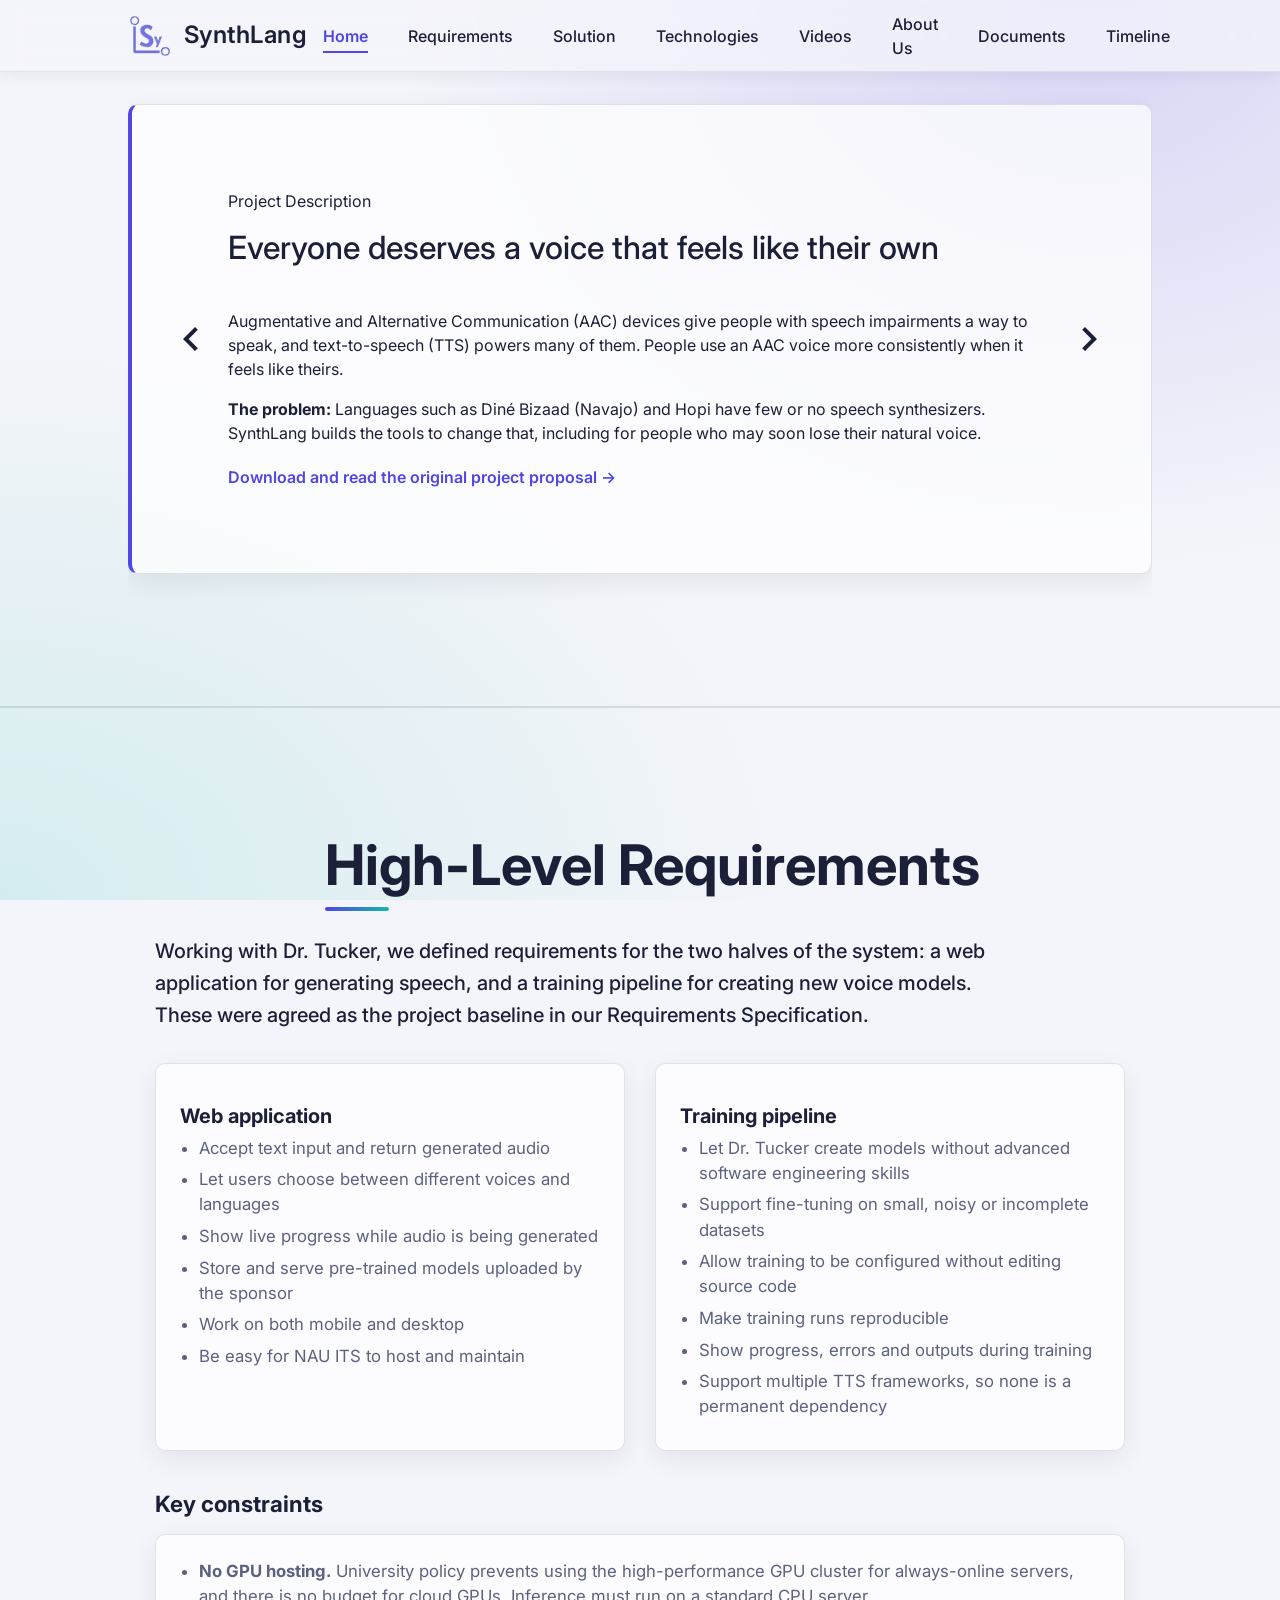
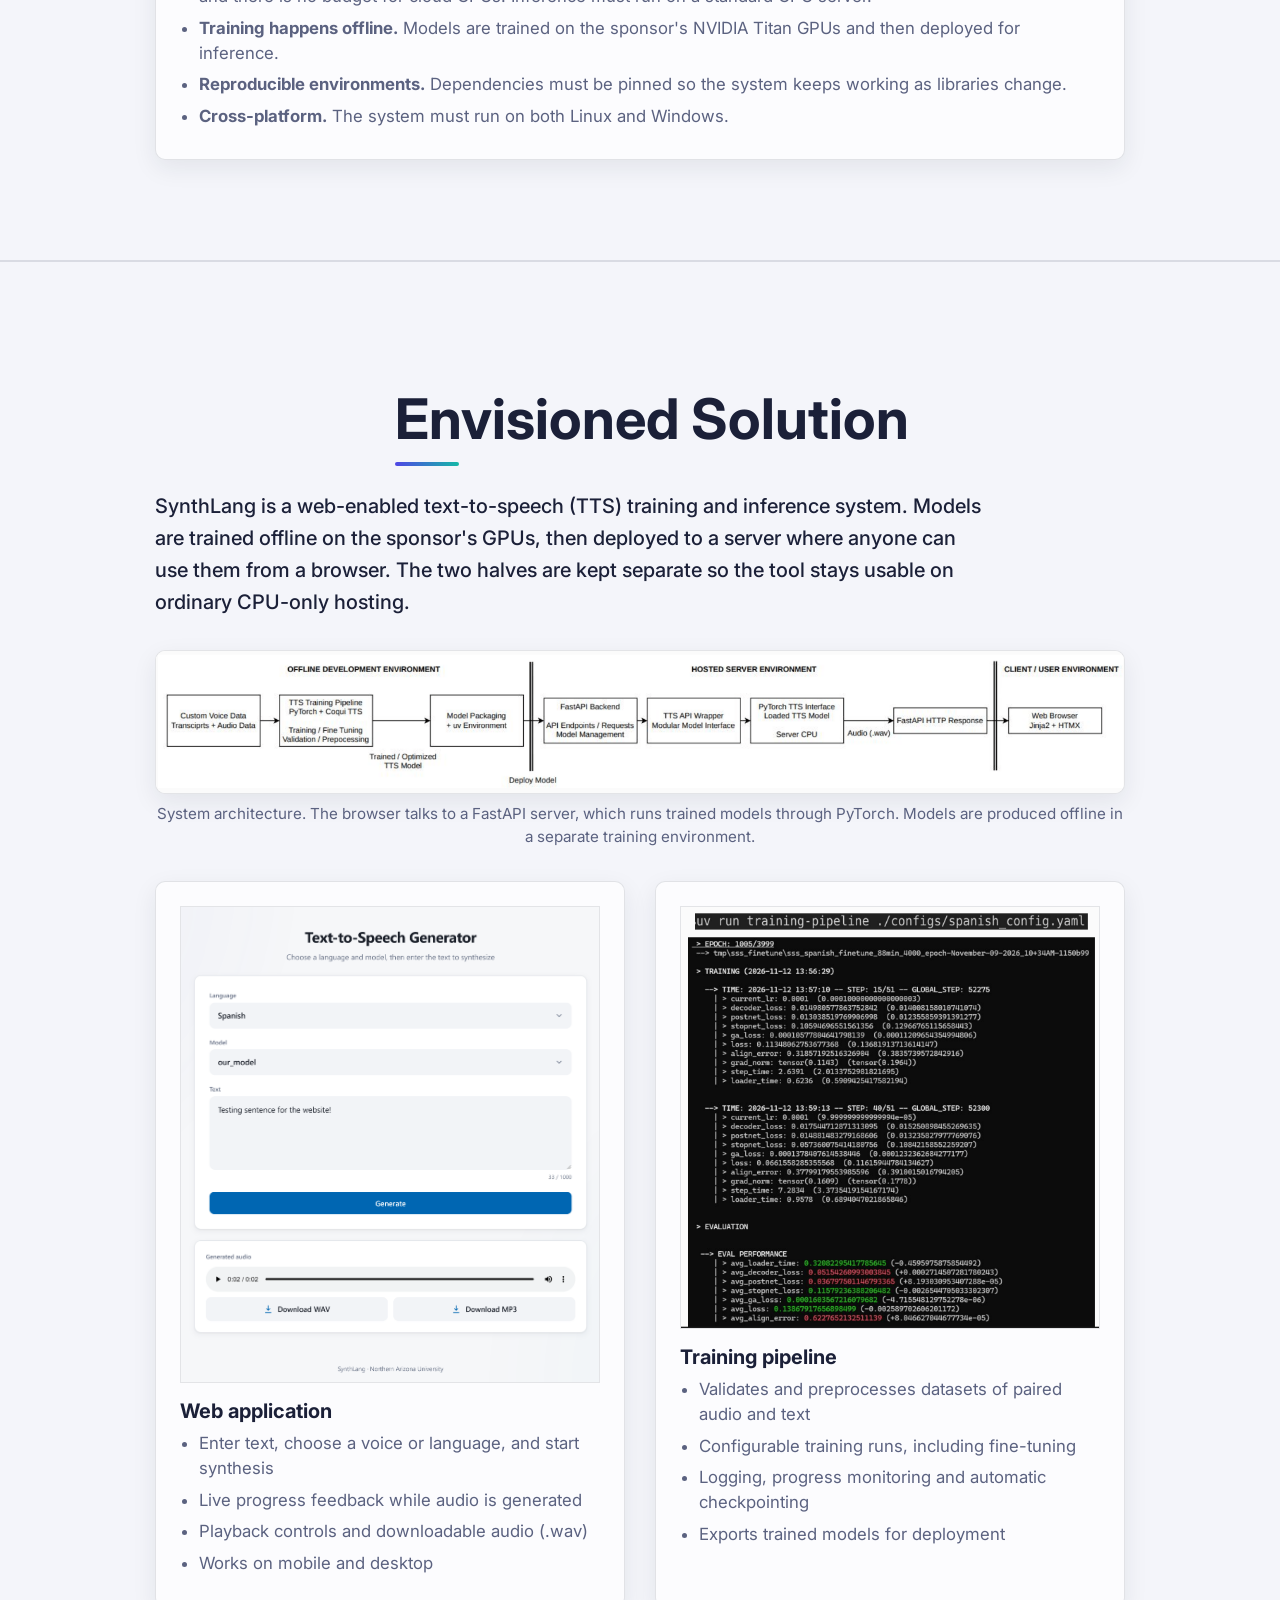
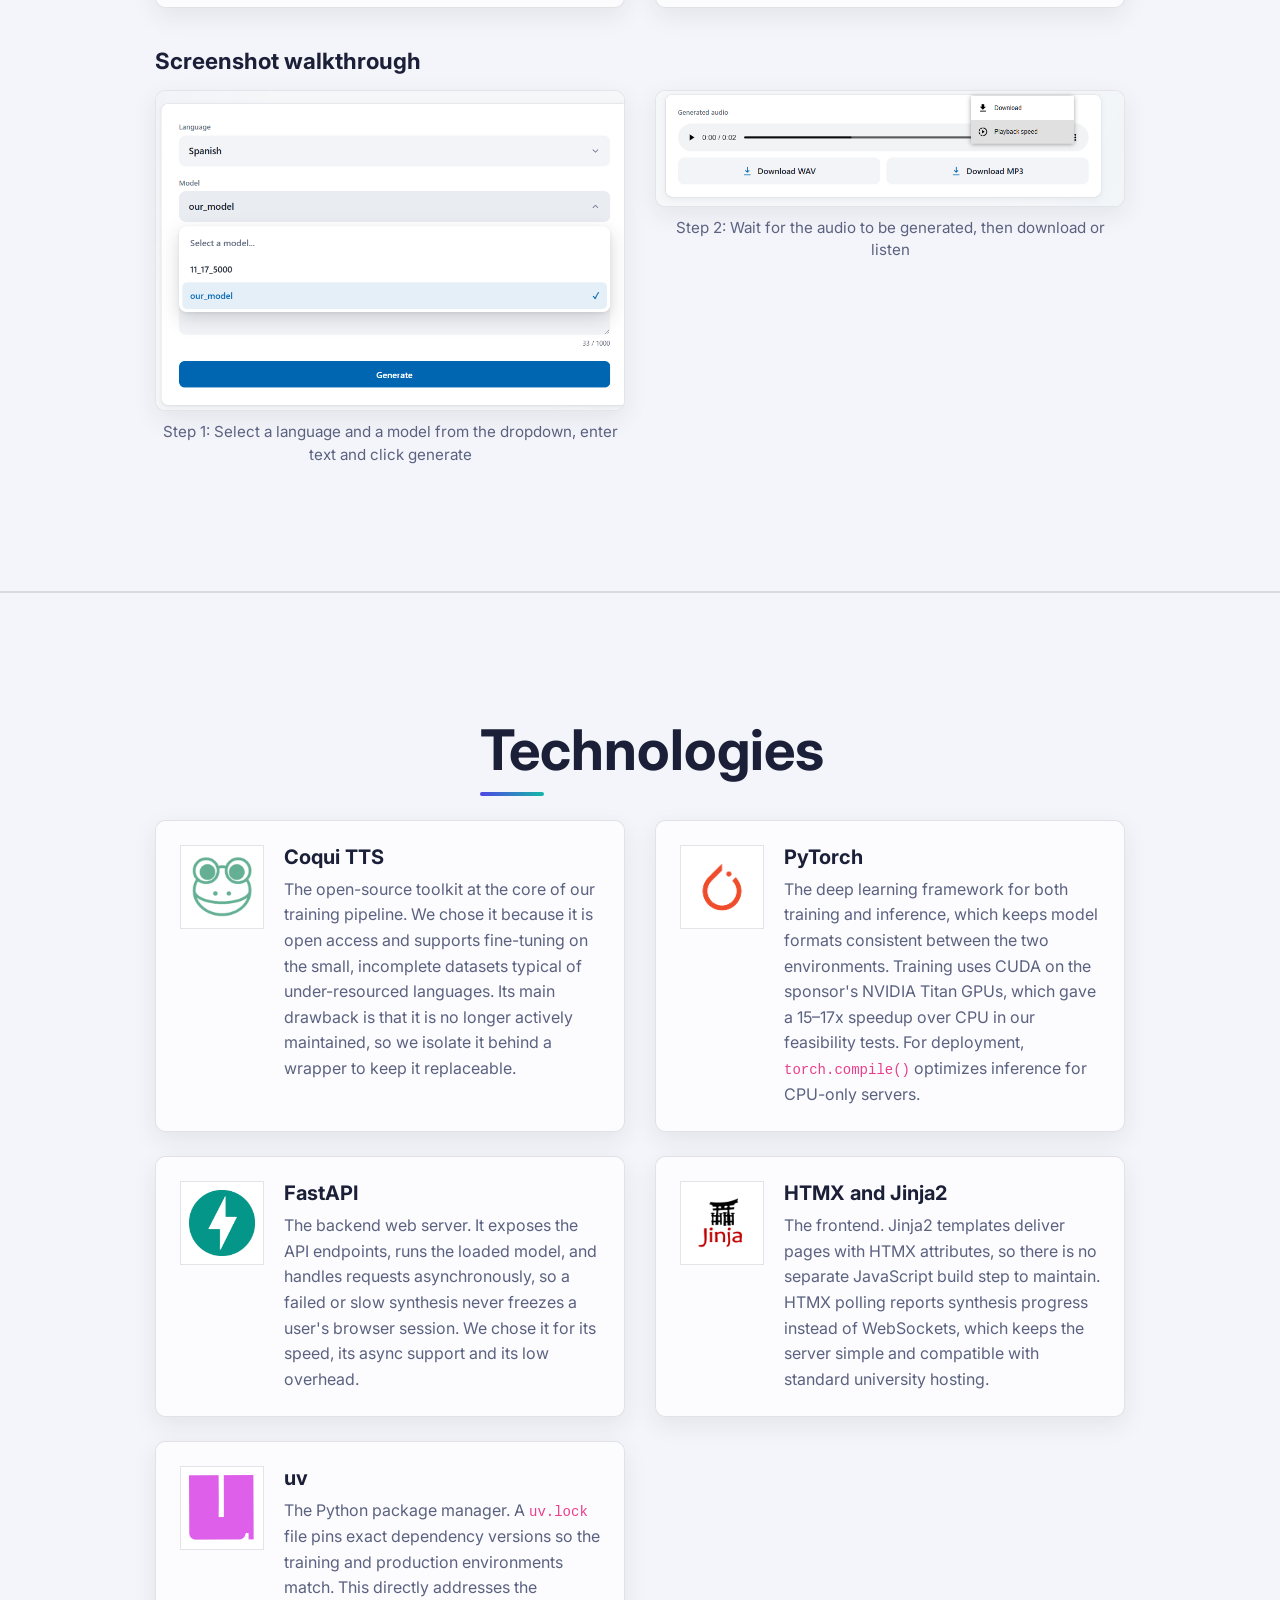
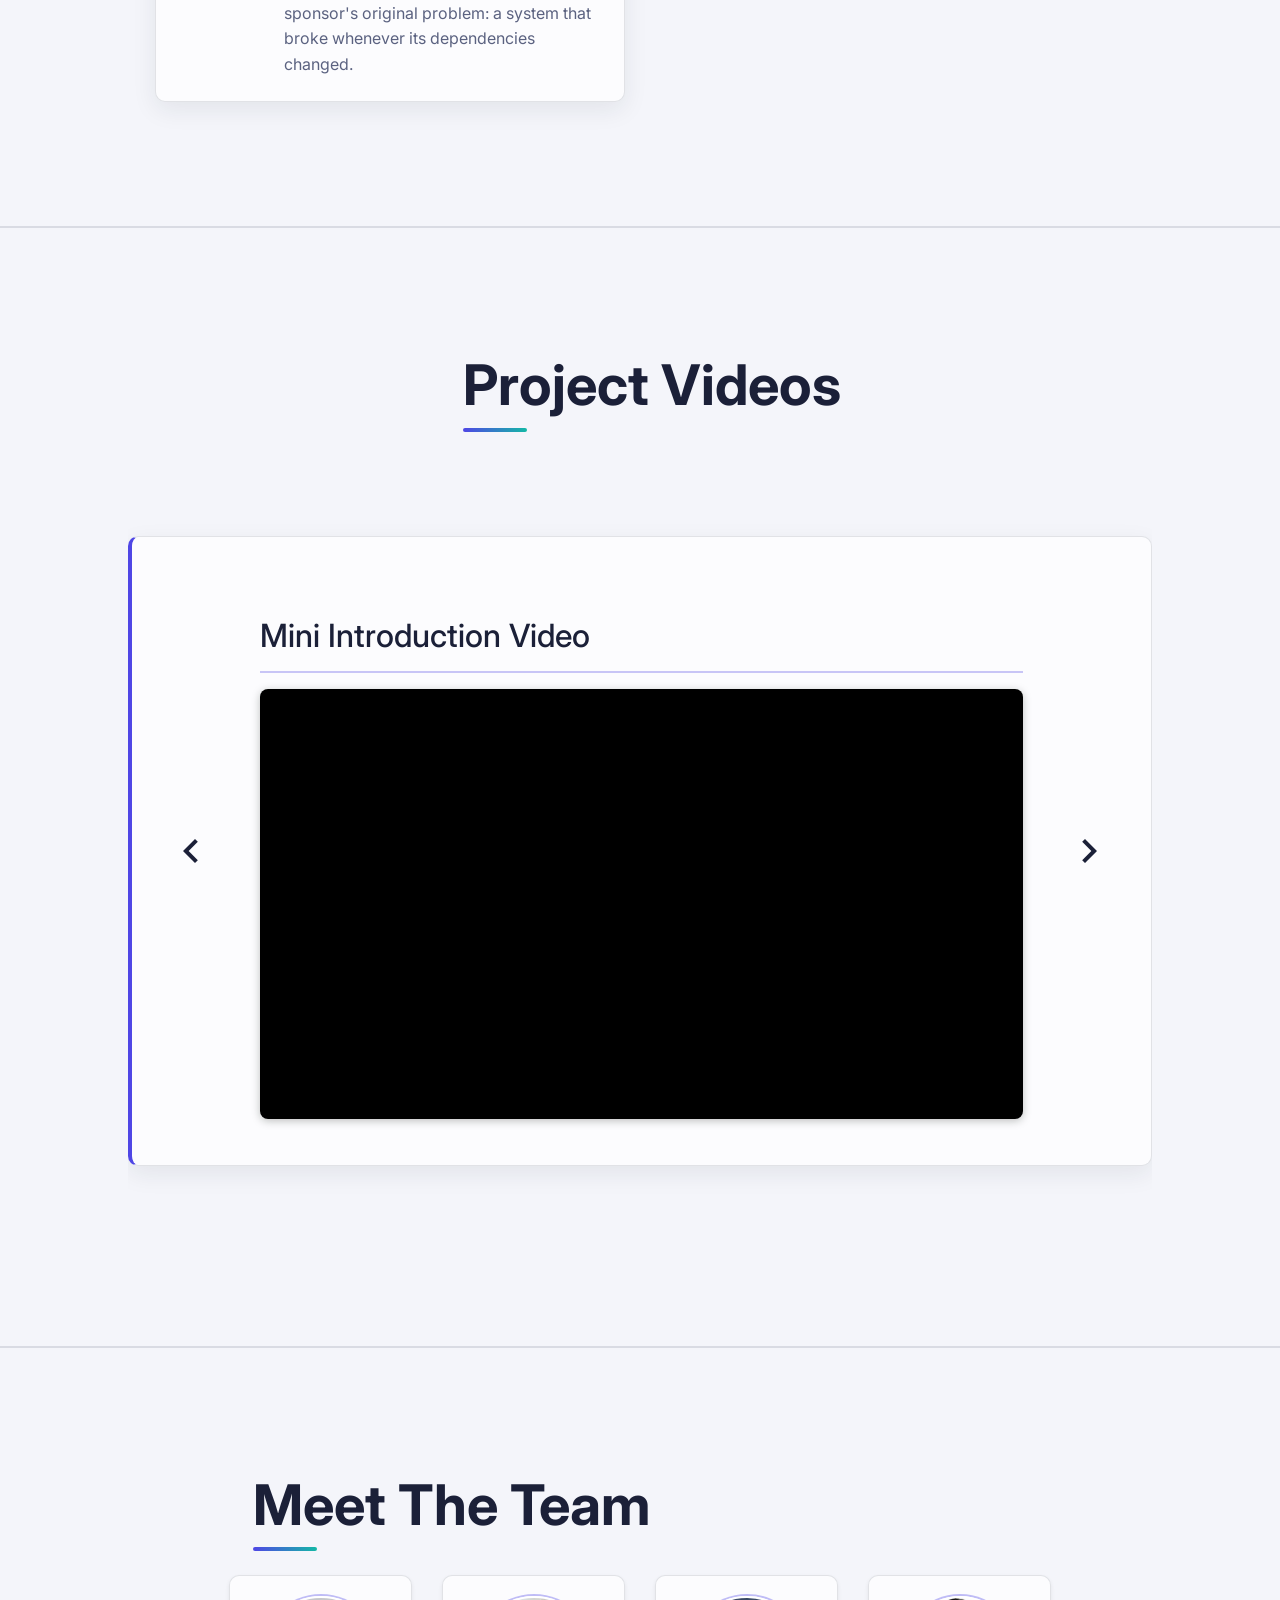
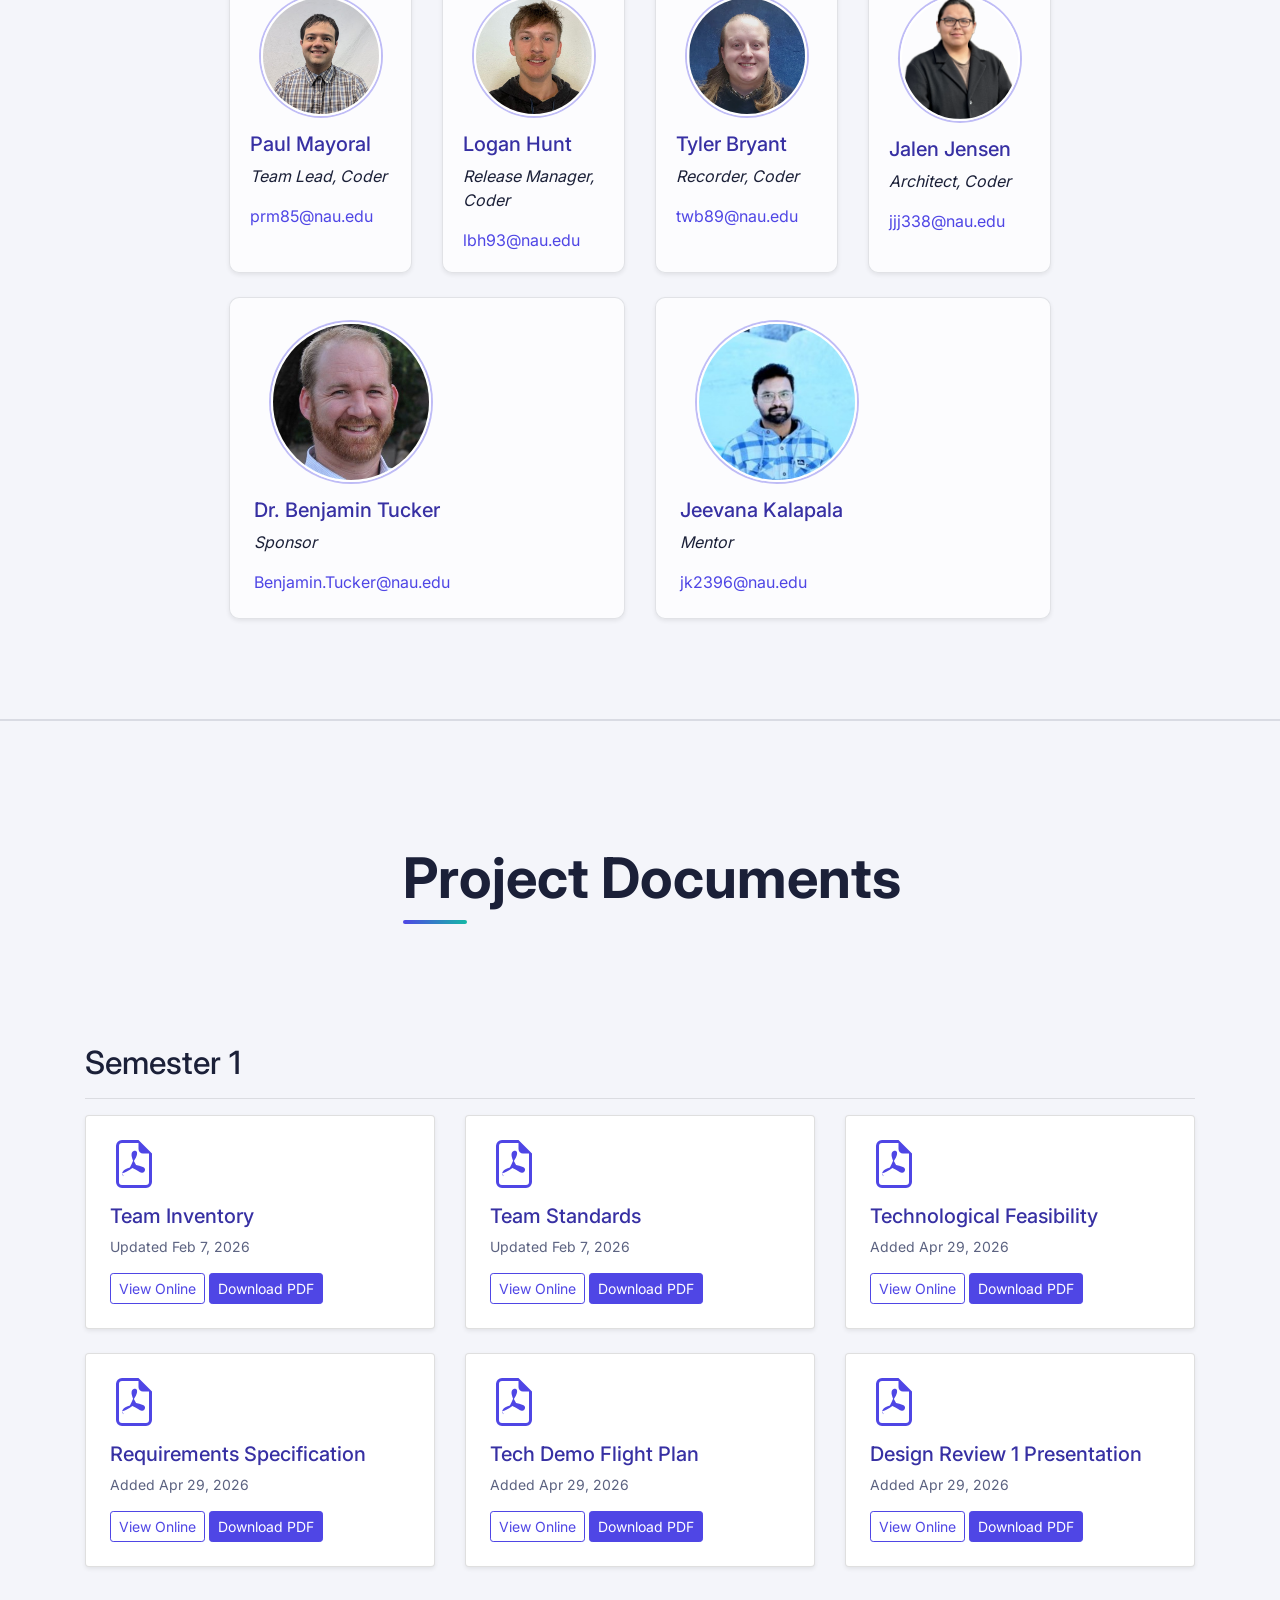
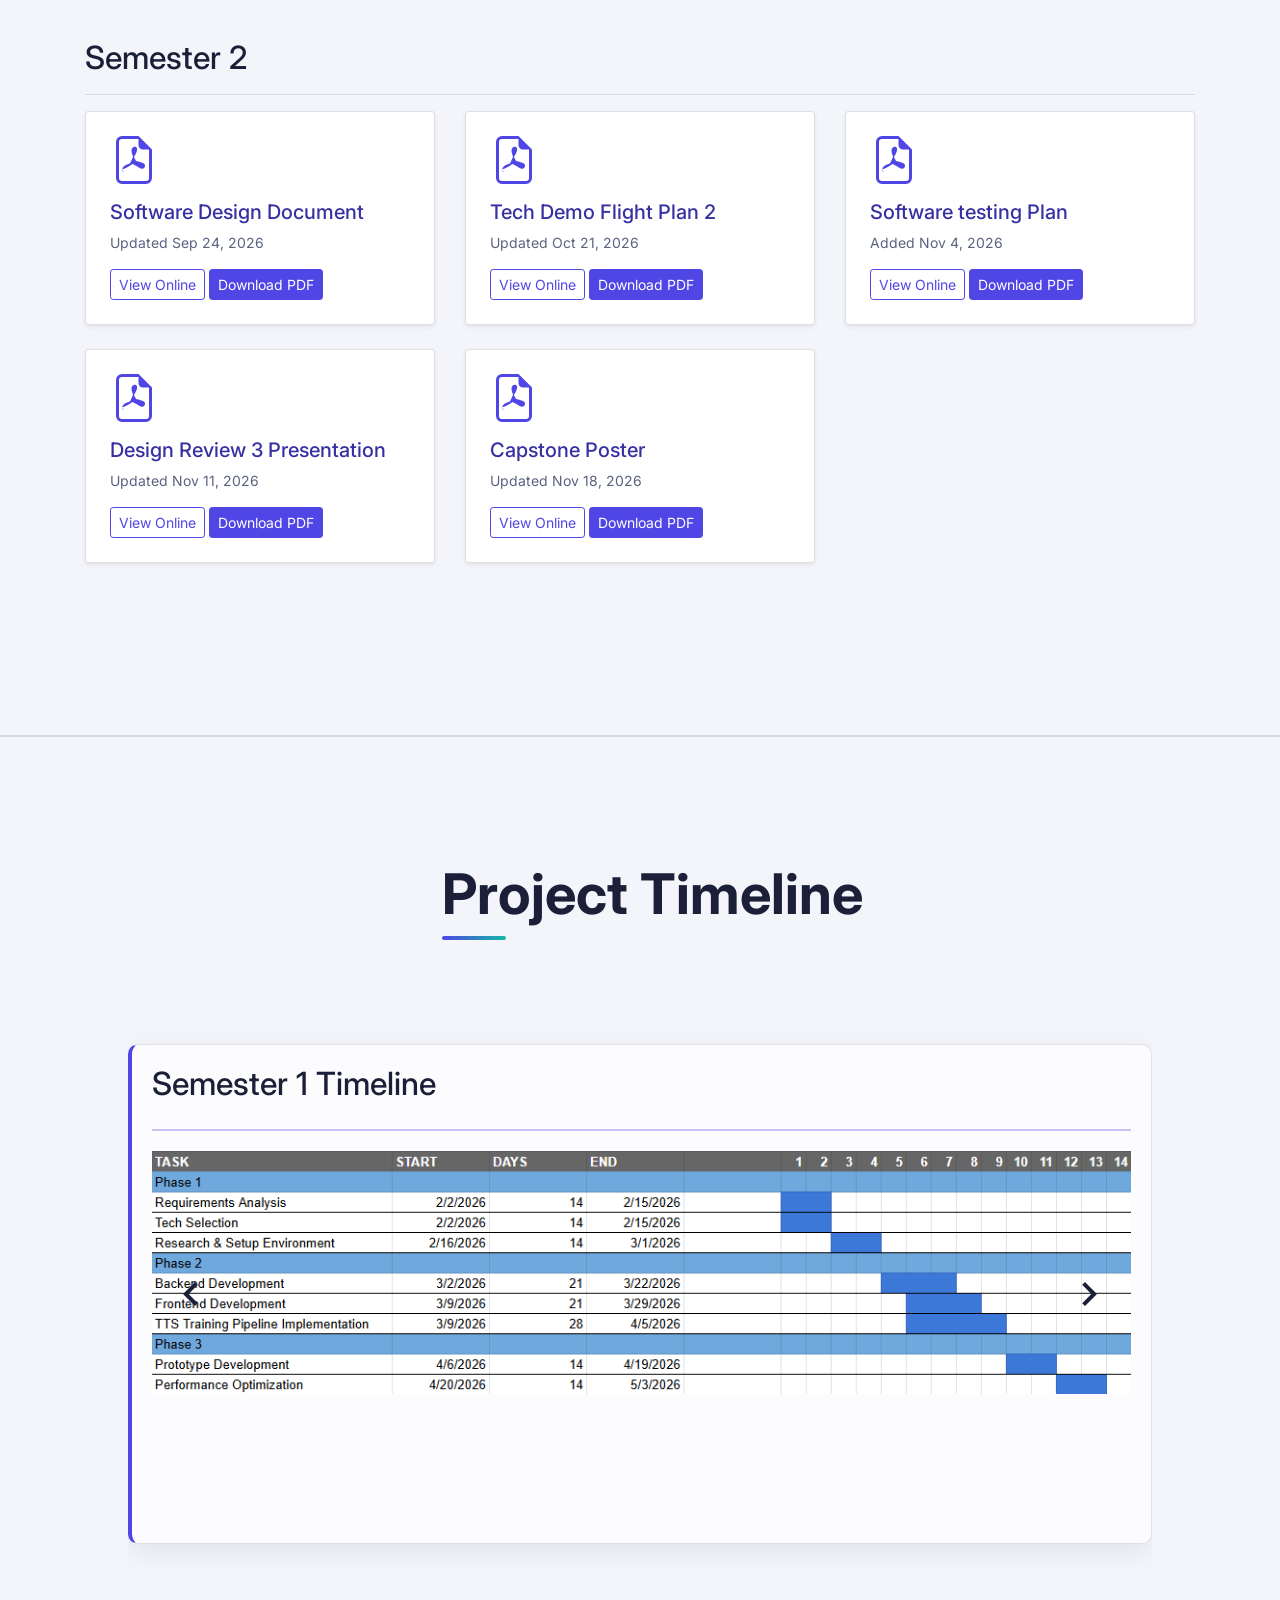
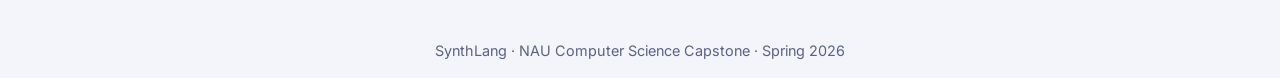
<file: team_website/index.html>
<!DOCTYPE html>
<html lang="en">

<head>
  <meta charset="UTF-8">
  <meta name="viewport" content="width=device-width, initial-scale=1.0">
  <title>SynthLang | NAU CS Capstone</title>
  <link rel="icon" href="assets/images/logo_final.svg">

  <link rel="stylesheet" href="css/glide.core.min.css">
  <link rel="stylesheet" href="css/glide.theme.min.css">

  <link rel="stylesheet" href="css/bootstrap.min.css">
  <link rel="stylesheet" href="css/styles.css">

</head>

<body>
  <nav class="header-container outlined-text">
    <div class="header">
      <a class="brand" href="index.html">
        <img src="assets/images/logo_final.svg" alt="Team Icon" height="70px">
        <h1 class="group-name">SynthLang</h1>
      </a>

      <div class="header-nav">
        <ul class="">
          <li class="nav-item"><a class="" href="#home">Home</a></li>
          <li class="nav-item"><a class="" href="#requirements">Requirements</a></li>
          <li class="nav-item"><a class="" href="#solution">Solution</a></li>
          <li class="nav-item"><a class="" href="#technologies">Technologies</a></li>
          <li class="nav-item"><a class="" href="#videos">Videos</a></li>
          <li class="nav-item"><a class="" href="#about">About Us</a></li>
          <li class="nav-item"><a class="" href="#documents">Documents</a></li>
          <li class="nav-item"><a class="" href="#timeline">Timeline</a></li>
        </ul>
      </div>
    </div>
  </nav>

  <div class="main-container">
    <div id="home" class="glide">
      <div class="glide__track" data-glide-el="track">
        <ul class="glide__slides">
          <li class="glide__slide">
            <p class="slide-eyebrow">Project Description</p>
            <h2>Everyone deserves a voice that feels like their own</h2>
            <hr>
            <p class="slide-lead">
              Augmentative and Alternative Communication (AAC) devices give people with
              speech impairments a way to speak, and text-to-speech (TTS) powers many of
              them. People use an AAC voice more consistently when it feels like theirs.
            </p>
            <div class="callout">
              <strong>The problem:</strong> Languages such as Diné Bizaad (Navajo) and Hopi
              have few or no speech synthesizers. SynthLang builds the tools to change
              that, including for people who may soon lose their natural voice.
            </div>
            <p class="slide-link">
              <a href="assets/documents/Tucker_Speech_Synthesis.docx" target="_blank">Download and read the original
                project proposal
                &rarr;</a>
            </p>
          </li>

          <li class="glide__slide">
            <p class="slide-eyebrow">Our sponsor</p>
            <h2>Dr. Benjamin Tucker</h2>
            <hr>
            <p class="slide-lead">
              Professor at Northern Arizona University, specializing in Natural Language
              Processing (NLP) and speech synthesis.
            </p>
            <p class="slide-label">Research focus: low-resource languages</p>
            <ul class="chip-list">
              <li>South African English (SAE)</li>
              <li>Afrikaans</li>
              <li>isiXhosa</li>
            </ul>
          </li>

          <li class="glide__slide">
            <p class="slide-eyebrow">The challenge</p>
            <h2>A research tool that stopped working</h2>
            <hr>
            <div class="compare">
              <div class="compare-card">
                <h3>Where it stood</h3>
                <ul class="card-list">
                  <li>A legacy Tacotron2 implementation that is no longer maintained and
                    can't run reliably on modern hardware</li>
                  <li>No single workflow for training, deploying and using models</li>
                  <li>No user-friendly interface for generating speech</li>
                </ul>
              </div>
              <div class="compare-card compare-card--accent">
                <h3>What we're building</h3>
                <p>
                  A modern, modular system that Dr. Tucker can maintain, so he can focus
                  on his research instead of on fixing software.
                </p>
              </div>
            </div>
          </li>

        </ul>
      </div>

      <!-- Optional Arrows -->
      <div class="glide__arrows" data-glide-el="controls">
        <button class="glide__arrow glide__arrow--left" data-glide-dir="<">
          <svg width="48" height="48" viewBox="0 0 24 24">
            <path d="M15.41 7.41L14 6l-6 6 6 6 1.41-1.41L10.83 12z" />
          </svg>
        </button>
        <button class="glide__arrow glide__arrow--right" data-glide-dir=">">
          <svg width="48" height="48" viewBox="0 0 24 24">
            <path d="M10 6L8.59 7.41 13.17 12l-4.58 4.59L10 18l6-6z" />
          </svg>
        </button>
      </div>
    </div>

    <!-- ===== REQUIREMENTS ===== -->
<div id="requirements" class="divider"></div>

<header>
  <div class="container">
    <div class="my-4 ml-4">
      <h1 class="display-4 outlined-text" style="font-weight:700">High-Level Requirements</h1>
    </div>
  </div>
</header>

<div class="container content-section">
  <p class="section-lead">
    Working with Dr. Tucker, we defined requirements for the two halves of the
    system: a web application for generating speech, and a training pipeline
    for creating new voice models. These were agreed as the project baseline in
    our Requirements Specification.
  </p>

  <div class="row">
    <div class="col-md-6 mb-4">
      <div class="content-card">
        <h3>Web application</h3>
        <ul class="card-list">
          <li>Accept text input and return generated audio</li>
          <li>Let users choose between different voices and languages</li>
          <li>Show live progress while audio is being generated</li>
          <li>Store and serve pre-trained models uploaded by the sponsor</li>
          <li>Work on both mobile and desktop</li>
          <li>Be easy for NAU ITS to host and maintain</li>
        </ul>
      </div>
    </div>
    <div class="col-md-6 mb-4">
      <div class="content-card">
        <h3>Training pipeline</h3>
        <ul class="card-list">
          <li>Let Dr. Tucker create models without advanced software engineering skills</li>
          <li>Support fine-tuning on small, noisy or incomplete datasets</li>
          <li>Allow training to be configured without editing source code</li>
          <li>Make training runs reproducible</li>
          <li>Show progress, errors and outputs during training</li>
          <li>Support multiple TTS frameworks, so none is a permanent dependency</li>
        </ul>
      </div>
    </div>
  </div>


  <h3 class="subsection-title">Key constraints</h3>
  <div class="content-card">
    <ul class="card-list">
      <li><strong>No GPU hosting.</strong> University policy prevents using the
        high-performance GPU cluster for always-online servers, and there is no
        budget for cloud GPUs. Inference must run on a standard CPU server.</li>
      <li><strong>Training happens offline.</strong> Models are trained on the
        sponsor's NVIDIA Titan GPUs and then deployed for inference.</li>
      <li><strong>Reproducible environments.</strong> Dependencies must be
        pinned so the system keeps working as libraries change.</li>
      <li><strong>Cross-platform.</strong> The system must run on both Linux and
        Windows.</li>
    </ul>
  </div>


</div>

    <!-- ===== SOLUTION ===== -->
    <div id="solution" class="divider"></div>

    <header>
      <div class="container">
        <div class="my-4 ml-4">
          <h1 class="display-4 outlined-text" style="font-weight:700">Envisioned Solution</h1>
        </div>
      </div>
    </header>

    <div class="container content-section">
      <p class="section-lead">
        SynthLang is a web-enabled text-to-speech (TTS) training and inference
        system. Models are trained offline on the sponsor's GPUs, then deployed to a
        server where anyone can use them from a browser. The two halves are kept
        separate so the tool stays usable on ordinary CPU-only hosting.
      </p>

      <figure class="figure-wide">
        <img src="assets/images/solution/architecture.png" alt="SynthLang system architecture diagram">
        <figcaption>
          System architecture. The browser talks to a FastAPI server, which runs
          trained models through PyTorch. Models are produced offline in a
          separate training environment.
        </figcaption>
      </figure>

      <div class="row">
        <div class="col-md-6 mb-4">
          <div class="content-card">
            <img class="photo-slot" src="assets/images/solution/website.png" alt="SynthLang web application screenshot">
            <h3>Web application</h3>
            <ul class="card-list">
              <li>Enter text, choose a voice or language, and start synthesis</li>
              <li>Live progress feedback while audio is generated</li>
              <li>Playback controls and downloadable audio (.wav)</li>
              <li>Works on mobile and desktop</li>
            </ul>
          </div>
        </div>
        <div class="col-md-6 mb-4">
          <div class="content-card">
            <img class="photo-slot" src="assets/images/solution/pipeline.png" alt="SynthLang training pipeline diagram">
            <h3>Training pipeline</h3>
            <ul class="card-list">
              <li>Validates and preprocesses datasets of paired audio and text</li>
              <li>Configurable training runs, including fine-tuning</li>
              <li>Logging, progress monitoring and automatic checkpointing</li>
              <li>Exports trained models for deployment</li>
            </ul>
          </div>
        </div>
      </div>

      <h3 class="subsection-title">Screenshot walkthrough</h3>
      <div class="row">
        <div class="col-md-6 mb-4">
          <figure class="figure-small">
            <img class="photo-slot" src="assets/images/solution/walkthrough1.png" alt="SynthLang web walkthrough 1">
            <figcaption>Step 1: Select a language and a model from the dropdown, enter text and click generate</figcaption>
          </figure>
        </div>
        <div class="col-md-6 mb-4">
          <figure class="figure-small">
            <img class="photo-slot" src="assets/images/solution/walkthrough2.png" alt="SynthLang web walkthrough 2">
            <figcaption>Step 2: Wait for the audio to be generated, then download or listen</figcaption>
          </figure>
        </div>
      </div>
    </div>

    <!-- ===== TECHNOLOGIES ===== -->
    <div id="technologies" class="divider"></div>

    <header>
      <div class="container">
        <div class="my-4 ml-4">
          <h1 class="display-4 outlined-text" style="font-weight:700">Technologies</h1>
        </div>
      </div>
    </header>

    <div class="container content-section">
      <div class="row">

        <div class="col-md-6 mb-4">
          <div class="tech-card">
            <img class="photo-slot tech-logo" src="assets/images/logos/coquitts.png" alt="coqui tts logo">
            <div>
              <h3>Coqui TTS</h3>
              <p>
                The open-source toolkit at the core of our training pipeline. We
                chose it because it is open access and supports fine-tuning on the
                small, incomplete datasets typical of under-resourced languages.
                Its main drawback is that it is no longer actively maintained, so
                we isolate it behind a wrapper to keep it replaceable.
              </p>
            </div>
          </div>
        </div>

        <div class="col-md-6 mb-4">
          <div class="tech-card">
            <img class="photo-slot tech-logo" src="assets/images/logos/pytorch.png" alt="pytorch logo">
            <div>
              <h3>PyTorch</h3>
              <p>
                The deep learning framework for both training and inference, which
                keeps model formats consistent between the two environments.
                Training uses CUDA on the sponsor's NVIDIA Titan GPUs, which gave a
                15&ndash;17x speedup over CPU in our feasibility tests. For
                deployment, <code>torch.compile()</code> optimizes inference for
                CPU-only servers.
              </p>
            </div>
          </div>
        </div>

        <div class="col-md-6 mb-4">
          <div class="tech-card">
            <img class="photo-slot tech-logo" src="assets/images/logos/fastapi.png" alt="fastapi logo">
            <div>
              <h3>FastAPI</h3>
              <p>
                The backend web server. It exposes the API endpoints, runs the
                loaded model, and handles requests asynchronously, so a failed or
                slow synthesis never freezes a user's browser session. We chose it
                for its speed, its async support and its low overhead.
              </p>
            </div>
          </div>
        </div>

        <div class="col-md-6 mb-4">
          <div class="tech-card">
            <img class="photo-slot tech-logo" src="assets/images/logos/jinja2.png" alt="jinja2 logo">
            <div>
              <h3>HTMX and Jinja2</h3>
              <p>
                The frontend. Jinja2 templates deliver pages with HTMX attributes,
                so there is no separate JavaScript build step to maintain. HTMX
                polling reports synthesis progress instead of WebSockets, which
                keeps the server simple and compatible with standard university
                hosting.
              </p>
            </div>
          </div>
        </div>

        <div class="col-md-6 mb-4">
          <div class="tech-card">
            <img class="photo-slot tech-logo" src="assets/images/logos/uv.png" alt="uv logo">
            <div>
              <h3>uv</h3>
              <p>
                The Python package manager. A <code>uv.lock</code> file pins exact
                dependency versions so the training and production environments
                match. This directly addresses the sponsor's original problem: a
                system that broke whenever its dependencies changed.
              </p>
            </div>
          </div>
        </div>

        

      </div>
    </div>


    <div id="videos" class="divider"></div>

    <header>
      <div class="container">
        <div class="my-4 ml-4">
          <h1 class="display-4 outlined-text" style="font-weight:700">Project Videos</h1>
        </div>
      </div>
    </header>

    <div class="glide" id="glide-videos">
      <div class="glide__track" data-glide-el="track">
        <ul class="glide__slides">
          <li class="glide__slide">
            <h2>Mini Introduction Video</h2>
            <hr>
            <div class="video-frame">
              <iframe src="https://www.youtube-nocookie.com/embed/JapZw_KPW-w?enablejsapi=1&rel=0"
                title="Mini Introduction" loading="lazy" allow="encrypted-media; picture-in-picture; fullscreen"
                allowfullscreen></iframe>
            </div>
          </li>
          <li class="glide__slide">
            <h2>Design Review 2</h2>
            <hr>
            <div class="video-frame">
              <iframe src="https://www.youtube-nocookie.com/embed/Y-W2NwFa9Jo?enablejsapi=1&rel=0"
                title="Design Review 2" loading="lazy" allow="encrypted-media; picture-in-picture; fullscreen"
                allowfullscreen></iframe>
            </div>
          </li>

        </ul>
      </div>

      <div class="glide__arrows" data-glide-el="controls">
        <button class="glide__arrow glide__arrow--left" data-glide-dir="<">
          <svg width="48" height="48" viewBox="0 0 24 24">
            <path d="M15.41 7.41L14 6l-6 6 6 6 1.41-1.41L10.83 12z" />
          </svg>
        </button>
        <button class="glide__arrow glide__arrow--right" data-glide-dir=">">
          <svg width="48" height="48" viewBox="0 0 24 24">
            <path d="M10 6L8.59 7.41 13.17 12l-4.58 4.59L10 18l6-6z" />
          </svg>
        </button>
      </div>
    </div>
    <div id="about" class="divider"></div>

    <header>
      <div class="container">
        <div class="my-4 ml-4">
          <h1 class="display-4  outlined-text" style="font-weight:700">Meet The Team</h1>
        </div>
      </div>

      <div class="container">
        <div class="row mb-4">
          <div class="col-lg">
            <div class="card h-100 shadow-sm custom-card portrait-card">
              <div class="card-body text-start">
                <img src="assets/images/paulm.jpg" class="rounded-circle profile-img mb-3 portrait-image-small"
                  alt="Portrait">
                <h5 class="fw-bold team-blue">Paul Mayoral</h5>
                <p class="">
                  <i>Team Lead, Coder</i>
                </p>
                <a href="mailto:prm85@nau.edu">
                  prm85@nau.edu
                </a>
              </div>
            </div>
          </div>
          <div class="col-lg">
            <div class="card h-100 shadow-sm custom-card portrait-card">
              <div class="card-body text-start">
                <img src="assets/images/loganh.jpg" class="rounded-circle profile-img mb-3 portrait-image-small"
                  alt="Portrait">
                <h5 class="fw-bold team-blue">Logan Hunt</h5>
                <p class="">
                  <i>Release Manager, Coder</i>
                </p>
                <a href="mailto:lbh93@nau.edu">
                  lbh93@nau.edu
                </a>
              </div>
            </div>
          </div>
          <div class="col-lg">
            <div class="card h-100 shadow-sm custom-card portrait-card">
              <div class="card-body text-start">
                <img src="assets/images/tylerb.jpg" class="rounded-circle profile-img mb-3 portrait-image-small"
                  alt="Portrait">
                <h5 class="fw-bold team-blue">Tyler Bryant</h5>
                <p class="">
                  <i>Recorder, Coder</i>
                </p>
                <a href="mailto:twb89@nau.edu">
                  twb89@nau.edu
                </a>
              </div>
            </div>
          </div>
          <div class="col-lg">
            <div class="card h-100 shadow-sm custom-card portrait-card">
              <div class="card-body text-start">
                <img src="assets/images/jaylenj.png" class="rounded-circle profile-img mb-3 portrait-image-small"
                  alt="Portrait">
                <h5 class="fw-bold team-blue">Jalen Jensen</h5>
                <p class="">
                  <i>Architect, Coder</i>
                </p>
                <a href="mailto:jjj338@nau.edu">
                  jjj338@nau.edu
                </a>
              </div>
            </div>
          </div>
        </div>
        <div class="row">
          <div class="col-lg">
            <div class="card h-100 shadow-sm custom-card portrait-card">
              <div class="card-body text-start p-4">
                <img src="assets/images/btucker.jpg" class="rounded-circle profile-img mb-3 portrait-image-large"
                  alt="Portrait">
                <h5 class="fw-bold team-blue">Dr. Benjamin Tucker</h5>
                <p class="">
                  <i>Sponsor</i>
                </p>
                <a href="mailto:Benjamin.Tucker@nau.edu">
                  Benjamin.Tucker@nau.edu
                </a>
              </div>
            </div>
          </div>
          <div class="col-lg">
            <div class="card h-100 shadow-sm custom-card portrait-card">
              <div class="card-body text-start p-4">
                <img src="assets/images/jeevana.jpg" class="rounded-circle profile-img mb-3 portrait-image-large"
                  alt="Portrait">
                <h5 class="fw-bold team-blue">Jeevana Kalapala</h5>
                <p class="">
                  <i>Mentor</i>
                </p>
                <a href="mailto:jk2396@nau.edu">
                  jk2396@nau.edu
                </a>
              </div>
            </div>
          </div>
        </div>
      </div>
    </header>



    <div id="documents" class="divider"></div>

    <header>
      <div class="container">
        <div class="my-4 ml-4">
          <h1 class="display-4  outlined-text" style="font-weight:700">Project Documents</h1>
        </div>
      </div>
    </header>
    <div class="container my-5">
      <h2 class="semester-heading outlined-text mt-5">Semester 1</h2>
      <hr>
      <div class="row">
        <div class="col-md-4 mb-4">
          <div class="card h-100 shadow-sm custom-card">
            <div class="card-body text-start p-4">
              <div class="mb-3">
                <svg xmlns="http://www.w3.org/2000/svg" width="48" height="48" fill="currentColor"
                  class="bi bi-file-earmark-pdf text-danger" viewBox="0 0 16 16">
                  <path
                    d="M14 14V4.5L9.5 0H4a2 2 0 0 0-2 2v12a2 2 0 0 0 2 2h8a2 2 0 0 0 2-2zM9.5 3A1.5 1.5 0 0 0 11 4.5h2V14a1 1 0 0 1-1 1H4a1 1 0 0 1-1-1V2a1 1 0 0 1 1-1h5.5v2z" />
                  <path
                    d="M4.603 12.087a.81.81 0 0 1-.438-.42c-.195-.388-.13-.776.08-1.102.198-.307.526-.568.897-.787a7.68 7.68 0 0 1 1.487-.645 19.646 19.646 0 0 0 1.062-2.227 7.269 7.269 0 0 1-.43-1.295c-.086-.4-.119-.796-.046-1.136.075-.354.274-.672.65-.823.192-.077.4-.12.602-.077a.7.7 0 0 1 .477.365c.088.192.12.54.057.917-.058.345-.2.722-.386 1.082-.18.346-.396.674-.641 1.075.226.44.47.877.712 1.282.742.183 1.455.38 2.04.595.336.125.604.254.746.41.192.21.23.475.202.703-.037.288-.18.59-.41.78a.825.825 0 0 1-.687.138 3.344 3.344 0 0 1-1.097-.506 18.3 18.3 0 0 0-2.012-1.056 9.412 9.412 0 0 1-2.035 1.232 4.113 4.113 0 0 1-1.47.45z" />
                </svg>
              </div>
              <h5 class="fw-bold team-blue">Team Inventory</h5>
              <p class="card-text text-muted small">Updated Feb 7, 2026</p>
              <div class="d-grid gap-2">
                <a href="assets/documents/sem1/inventory.pdf" target="_blank"
                  class="btn btn-outline-primary btn-sm">View
                  Online</a>
                <a href="assets/documents/sem1/inventory.pdf" download class="btn btn-primary btn-sm">Download PDF</a>
              </div>
            </div>
          </div>
        </div>

        <div class="col-md-4 mb-4">
          <div class="card h-100 shadow-sm custom-card">
            <div class="card-body text-start p-4">
              <div class="mb-3">
                <svg xmlns="http://www.w3.org/2000/svg" width="48" height="48" fill="currentColor"
                  class="bi bi-file-earmark-pdf text-danger" viewBox="0 0 16 16">
                  <path
                    d="M14 14V4.5L9.5 0H4a2 2 0 0 0-2 2v12a2 2 0 0 0 2 2h8a2 2 0 0 0 2-2zM9.5 3A1.5 1.5 0 0 0 11 4.5h2V14a1 1 0 0 1-1 1H4a1 1 0 0 1-1-1V2a1 1 0 0 1 1-1h5.5v2z" />
                  <path
                    d="M4.603 12.087a.81.81 0 0 1-.438-.42c-.195-.388-.13-.776.08-1.102.198-.307.526-.568.897-.787a7.68 7.68 0 0 1 1.487-.645 19.646 19.646 0 0 0 1.062-2.227 7.269 7.269 0 0 1-.43-1.295c-.086-.4-.119-.796-.046-1.136.075-.354.274-.672.65-.823.192-.077.4-.12.602-.077a.7.7 0 0 1 .477.365c.088.192.12.54.057.917-.058.345-.2.722-.386 1.082-.18.346-.396.674-.641 1.075.226.44.47.877.712 1.282.742.183 1.455.38 2.04.595.336.125.604.254.746.41.192.21.23.475.202.703-.037.288-.18.59-.41.78a.825.825 0 0 1-.687.138 3.344 3.344 0 0 1-1.097-.506 18.3 18.3 0 0 0-2.012-1.056 9.412 9.412 0 0 1-2.035 1.232 4.113 4.113 0 0 1-1.47.45z" />
                </svg>
              </div>
              <h5 class="fw-bold team-blue">Team Standards</h5>
              <p class="card-text text-muted small">Updated Feb 7, 2026</p>
              <div class="d-grid gap-2">
                <a href="assets/documents/sem1/standards.pdf" target="_blank"
                  class="btn btn-outline-primary btn-sm">View
                  Online</a>
                <a href="assets/documents/sem1/standards.pdf" download class="btn btn-primary btn-sm">Download PDF</a>
              </div>
            </div>
          </div>
        </div>

        <div class="col-md-4 mb-4">
          <div class="card h-100 shadow-sm custom-card">
            <div class="card-body text-start p-4">
              <div class="mb-3">
                <svg xmlns="http://www.w3.org/2000/svg" width="48" height="48" fill="currentColor"
                  class="bi bi-file-earmark-pdf text-danger" viewBox="0 0 16 16">
                  <path
                    d="M14 14V4.5L9.5 0H4a2 2 0 0 0-2 2v12a2 2 0 0 0 2 2h8a2 2 0 0 0 2-2zM9.5 3A1.5 1.5 0 0 0 11 4.5h2V14a1 1 0 0 1-1 1H4a1 1 0 0 1-1-1V2a1 1 0 0 1 1-1h5.5v2z" />
                  <path
                    d="M4.603 12.087a.81.81 0 0 1-.438-.42c-.195-.388-.13-.776.08-1.102.198-.307.526-.568.897-.787a7.68 7.68 0 0 1 1.487-.645 19.646 19.646 0 0 0 1.062-2.227 7.269 7.269 0 0 1-.43-1.295c-.086-.4-.119-.796-.046-1.136.075-.354.274-.672.65-.823.192-.077.4-.12.602-.077a.7.7 0 0 1 .477.365c.088.192.12.54.057.917-.058.345-.2.722-.386 1.082-.18.346-.396.674-.641 1.075.226.44.47.877.712 1.282.742.183 1.455.38 2.04.595.336.125.604.254.746.41.192.21.23.475.202.703-.037.288-.18.59-.41.78a.825.825 0 0 1-.687.138 3.344 3.344 0 0 1-1.097-.506 18.3 18.3 0 0 0-2.012-1.056 9.412 9.412 0 0 1-2.035 1.232 4.113 4.113 0 0 1-1.47.45z" />
                </svg>
              </div>
              <h5 class="fw-bold team-blue">Technological Feasibility</h5>
              <p class="card-text text-muted small">Added Apr 29, 2026</p>
              <div class="d-grid gap-2">
                <a href="assets/documents/sem1/CS-476 Technological Feasibility.pdf" target="_blank"
                  class="btn btn-outline-primary btn-sm">View Online</a>
                <a href="assets/documents/sem1/CS-476 Technological Feasibility.pdf" download
                  class="btn btn-primary btn-sm">Download PDF</a>
              </div>
            </div>
          </div>
        </div>

        <div class="col-md-4 mb-4">
          <div class="card h-100 shadow-sm custom-card">
            <div class="card-body text-start p-4">
              <div class="mb-3">
                <svg xmlns="http://www.w3.org/2000/svg" width="48" height="48" fill="currentColor"
                  class="bi bi-file-earmark-pdf text-danger" viewBox="0 0 16 16">
                  <path
                    d="M14 14V4.5L9.5 0H4a2 2 0 0 0-2 2v12a2 2 0 0 0 2 2h8a2 2 0 0 0 2-2zM9.5 3A1.5 1.5 0 0 0 11 4.5h2V14a1 1 0 0 1-1 1H4a1 1 0 0 1-1-1V2a1 1 0 0 1 1-1h5.5v2z" />
                  <path
                    d="M4.603 12.087a.81.81 0 0 1-.438-.42c-.195-.388-.13-.776.08-1.102.198-.307.526-.568.897-.787a7.68 7.68 0 0 1 1.487-.645 19.646 19.646 0 0 0 1.062-2.227 7.269 7.269 0 0 1-.43-1.295c-.086-.4-.119-.796-.046-1.136.075-.354.274-.672.65-.823.192-.077.4-.12.602-.077a.7.7 0 0 1 .477.365c.088.192.12.54.057.917-.058.345-.2.722-.386 1.082-.18.346-.396.674-.641 1.075.226.44.47.877.712 1.282.742.183 1.455.38 2.04.595.336.125.604.254.746.41.192.21.23.475.202.703-.037.288-.18.59-.41.78a.825.825 0 0 1-.687.138 3.344 3.344 0 0 1-1.097-.506 18.3 18.3 0 0 0-2.012-1.056 9.412 9.412 0 0 1-2.035 1.232 4.113 4.113 0 0 1-1.47.45z" />
                </svg>
              </div>
              <h5 class="fw-bold team-blue">Requirements Specification</h5>
              <p class="card-text text-muted small">Added Apr 29, 2026</p>
              <div class="d-grid gap-2">
                <a href="assets/documents/sem1/Requirements Specification Document-1.pdf" target="_blank"
                  class="btn btn-outline-primary btn-sm">View Online</a>
                <a href="assets/documents/sem1/Requirements Specification Document-1.pdf" download
                  class="btn btn-primary btn-sm">Download PDF</a>
              </div>
            </div>
          </div>
        </div>

        <div class="col-md-4 mb-4">
          <div class="card h-100 shadow-sm custom-card">
            <div class="card-body text-start p-4">
              <div class="mb-3">
                <svg xmlns="http://www.w3.org/2000/svg" width="48" height="48" fill="currentColor"
                  class="bi bi-file-earmark-pdf text-danger" viewBox="0 0 16 16">
                  <path
                    d="M14 14V4.5L9.5 0H4a2 2 0 0 0-2 2v12a2 2 0 0 0 2 2h8a2 2 0 0 0 2-2zM9.5 3A1.5 1.5 0 0 0 11 4.5h2V14a1 1 0 0 1-1 1H4a1 1 0 0 1-1-1V2a1 1 0 0 1 1-1h5.5v2z" />
                  <path
                    d="M4.603 12.087a.81.81 0 0 1-.438-.42c-.195-.388-.13-.776.08-1.102.198-.307.526-.568.897-.787a7.68 7.68 0 0 1 1.487-.645 19.646 19.646 0 0 0 1.062-2.227 7.269 7.269 0 0 1-.43-1.295c-.086-.4-.119-.796-.046-1.136.075-.354.274-.672.65-.823.192-.077.4-.12.602-.077a.7.7 0 0 1 .477.365c.088.192.12.54.057.917-.058.345-.2.722-.386 1.082-.18.346-.396.674-.641 1.075.226.44.47.877.712 1.282.742.183 1.455.38 2.04.595.336.125.604.254.746.41.192.21.23.475.202.703-.037.288-.18.59-.41.78a.825.825 0 0 1-.687.138 3.344 3.344 0 0 1-1.097-.506 18.3 18.3 0 0 0-2.012-1.056 9.412 9.412 0 0 1-2.035 1.232 4.113 4.113 0 0 1-1.47.45z" />
                </svg>
              </div>
              <h5 class="fw-bold team-blue">Tech Demo Flight Plan</h5>
              <p class="card-text text-muted small">Added Apr 29, 2026</p>
              <div class="d-grid gap-2">
                <a href="assets/documents/sem1/Tech Demo Flight Plan.pdf" target="_blank"
                  class="btn btn-outline-primary btn-sm">View Online</a>
                <a href="assets/documents/sem1/Tech Demo Flight Plan.pdf" download
                  class="btn btn-primary btn-sm">Download
                  PDF</a>
              </div>
            </div>
          </div>
        </div>

        <div class="col-md-4 mb-4">
          <div class="card h-100 shadow-sm custom-card">
            <div class="card-body text-start p-4">
              <div class="mb-3">
                <svg xmlns="http://www.w3.org/2000/svg" width="48" height="48" fill="currentColor"
                  class="bi bi-file-earmark-pdf text-danger" viewBox="0 0 16 16">
                  <path
                    d="M14 14V4.5L9.5 0H4a2 2 0 0 0-2 2v12a2 2 0 0 0 2 2h8a2 2 0 0 0 2-2zM9.5 3A1.5 1.5 0 0 0 11 4.5h2V14a1 1 0 0 1-1 1H4a1 1 0 0 1-1-1V2a1 1 0 0 1 1-1h5.5v2z" />
                  <path
                    d="M4.603 12.087a.81.81 0 0 1-.438-.42c-.195-.388-.13-.776.08-1.102.198-.307.526-.568.897-.787a7.68 7.68 0 0 1 1.487-.645 19.646 19.646 0 0 0 1.062-2.227 7.269 7.269 0 0 1-.43-1.295c-.086-.4-.119-.796-.046-1.136.075-.354.274-.672.65-.823.192-.077.4-.12.602-.077a.7.7 0 0 1 .477.365c.088.192.12.54.057.917-.058.345-.2.722-.386 1.082-.18.346-.396.674-.641 1.075.226.44.47.877.712 1.282.742.183 1.455.38 2.04.595.336.125.604.254.746.41.192.21.23.475.202.703-.037.288-.18.59-.41.78a.825.825 0 0 1-.687.138 3.344 3.344 0 0 1-1.097-.506 18.3 18.3 0 0 0-2.012-1.056 9.412 9.412 0 0 1-2.035 1.232 4.113 4.113 0 0 1-1.47.45z" />
                </svg>
              </div>
              <h5 class="fw-bold team-blue">Design Review 1 Presentation</h5>
              <p class="card-text text-muted small">Added Apr 29, 2026</p>
              <div class="d-grid gap-2">
                <a href="assets/documents/sem1/Design Review Presentation.pdf" target="_blank"
                  class="btn btn-outline-primary btn-sm">View Online</a>
                <a href="assets/documents/sem1/Design Review Presentation.pdf" download
                  class="btn btn-primary btn-sm">Download PDF</a>
              </div>
            </div>
          </div>
        </div>

      </div>
      <h2 class="semester-heading outlined-text mt-5">Semester 2</h2>
      <hr>
      <div class="row">
        <div class="col-md-4 mb-4">
          <div class="card h-100 shadow-sm custom-card">
            <div class="card-body text-start p-4">
              <div class="mb-3">
                <svg xmlns="http://www.w3.org/2000/svg" width="48" height="48" fill="currentColor"
                  class="bi bi-file-earmark-pdf text-danger" viewBox="0 0 16 16">
                  <path
                    d="M14 14V4.5L9.5 0H4a2 2 0 0 0-2 2v12a2 2 0 0 0 2 2h8a2 2 0 0 0 2-2zM9.5 3A1.5 1.5 0 0 0 11 4.5h2V14a1 1 0 0 1-1 1H4a1 1 0 0 1-1-1V2a1 1 0 0 1 1-1h5.5v2z" />
                  <path
                    d="M4.603 12.087a.81.81 0 0 1-.438-.42c-.195-.388-.13-.776.08-1.102.198-.307.526-.568.897-.787a7.68 7.68 0 0 1 1.487-.645 19.646 19.646 0 0 0 1.062-2.227 7.269 7.269 0 0 1-.43-1.295c-.086-.4-.119-.796-.046-1.136.075-.354.274-.672.65-.823.192-.077.4-.12.602-.077a.7.7 0 0 1 .477.365c.088.192.12.54.057.917-.058.345-.2.722-.386 1.082-.18.346-.396.674-.641 1.075.226.44.47.877.712 1.282.742.183 1.455.38 2.04.595.336.125.604.254.746.41.192.21.23.475.202.703-.037.288-.18.59-.41.78a.825.825 0 0 1-.687.138 3.344 3.344 0 0 1-1.097-.506 18.3 18.3 0 0 0-2.012-1.056 9.412 9.412 0 0 1-2.035 1.232 4.113 4.113 0 0 1-1.47.45z" />
                </svg>
              </div>
              <h5 class="fw-bold team-blue">Software Design Document</h5>
              <p class="card-text text-muted small">Updated Sep 24, 2026</p>
              <div class="d-grid gap-2">
                <a href="assets/documents/sem2/SynthLang Software Design Doc FINAL.pdf" target="_blank"
                  class="btn btn-outline-primary btn-sm">View
                  Online</a>
                <a href="assets/documents/sem2/SynthLang Software Design Doc FINAL.pdf" download
                  class="btn btn-primary btn-sm">Download PDF</a>
              </div>
            </div>
          </div>
        </div>

        <div class="col-md-4 mb-4">
          <div class="card h-100 shadow-sm custom-card">
            <div class="card-body text-start p-4">
              <div class="mb-3">
                <svg xmlns="http://www.w3.org/2000/svg" width="48" height="48" fill="currentColor"
                  class="bi bi-file-earmark-pdf text-danger" viewBox="0 0 16 16">
                  <path
                    d="M14 14V4.5L9.5 0H4a2 2 0 0 0-2 2v12a2 2 0 0 0 2 2h8a2 2 0 0 0 2-2zM9.5 3A1.5 1.5 0 0 0 11 4.5h2V14a1 1 0 0 1-1 1H4a1 1 0 0 1-1-1V2a1 1 0 0 1 1-1h5.5v2z" />
                  <path
                    d="M4.603 12.087a.81.81 0 0 1-.438-.42c-.195-.388-.13-.776.08-1.102.198-.307.526-.568.897-.787a7.68 7.68 0 0 1 1.487-.645 19.646 19.646 0 0 0 1.062-2.227 7.269 7.269 0 0 1-.43-1.295c-.086-.4-.119-.796-.046-1.136.075-.354.274-.672.65-.823.192-.077.4-.12.602-.077a.7.7 0 0 1 .477.365c.088.192.12.54.057.917-.058.345-.2.722-.386 1.082-.18.346-.396.674-.641 1.075.226.44.47.877.712 1.282.742.183 1.455.38 2.04.595.336.125.604.254.746.41.192.21.23.475.202.703-.037.288-.18.59-.41.78a.825.825 0 0 1-.687.138 3.344 3.344 0 0 1-1.097-.506 18.3 18.3 0 0 0-2.012-1.056 9.412 9.412 0 0 1-2.035 1.232 4.113 4.113 0 0 1-1.47.45z" />
                </svg>
              </div>
              <h5 class="fw-bold team-blue">Tech Demo Flight Plan 2</h5>
              <p class="card-text text-muted small">Updated Oct 21, 2026</p>
              <div class="d-grid gap-2">
                <a href="assets/documents/sem2/Revised Flight Plan.pdf" target="_blank"
                  class="btn btn-outline-primary btn-sm">View
                  Online</a>
                <a href="assets/documents/sem2/Revised Flight Plan.pdf" download class="btn btn-primary btn-sm">Download
                  PDF</a>
              </div>
            </div>
          </div>
        </div>

        <div class="col-md-4 mb-4">
          <div class="card h-100 shadow-sm custom-card">
            <div class="card-body text-start p-4">
              <div class="mb-3">
                <svg xmlns="http://www.w3.org/2000/svg" width="48" height="48" fill="currentColor"
                  class="bi bi-file-earmark-pdf text-danger" viewBox="0 0 16 16">
                  <path
                    d="M14 14V4.5L9.5 0H4a2 2 0 0 0-2 2v12a2 2 0 0 0 2 2h8a2 2 0 0 0 2-2zM9.5 3A1.5 1.5 0 0 0 11 4.5h2V14a1 1 0 0 1-1 1H4a1 1 0 0 1-1-1V2a1 1 0 0 1 1-1h5.5v2z" />
                  <path
                    d="M4.603 12.087a.81.81 0 0 1-.438-.42c-.195-.388-.13-.776.08-1.102.198-.307.526-.568.897-.787a7.68 7.68 0 0 1 1.487-.645 19.646 19.646 0 0 0 1.062-2.227 7.269 7.269 0 0 1-.43-1.295c-.086-.4-.119-.796-.046-1.136.075-.354.274-.672.65-.823.192-.077.4-.12.602-.077a.7.7 0 0 1 .477.365c.088.192.12.54.057.917-.058.345-.2.722-.386 1.082-.18.346-.396.674-.641 1.075.226.44.47.877.712 1.282.742.183 1.455.38 2.04.595.336.125.604.254.746.41.192.21.23.475.202.703-.037.288-.18.59-.41.78a.825.825 0 0 1-.687.138 3.344 3.344 0 0 1-1.097-.506 18.3 18.3 0 0 0-2.012-1.056 9.412 9.412 0 0 1-2.035 1.232 4.113 4.113 0 0 1-1.47.45z" />
                </svg>
              </div>
              <h5 class="fw-bold team-blue">Software testing Plan</h5>
              <p class="card-text text-muted small">Added Nov 4, 2026</p>
              <div class="d-grid gap-2">
                <a href="assets/documents/sem2/Software Testing Plan.pdf" target="_blank"
                  class="btn btn-outline-primary btn-sm">View Online</a>
                <a href="assets/documents/sem2/Software Testing Plan.pdf" download
                  class="btn btn-primary btn-sm">Download PDF</a>
              </div>
            </div>
          </div>
        </div>

        <div class="col-md-4 mb-4">
          <div class="card h-100 shadow-sm custom-card">
            <div class="card-body text-start p-4">
              <div class="mb-3">
                <svg xmlns="http://www.w3.org/2000/svg" width="48" height="48" fill="currentColor"
                  class="bi bi-file-earmark-pdf text-danger" viewBox="0 0 16 16">
                  <path
                    d="M14 14V4.5L9.5 0H4a2 2 0 0 0-2 2v12a2 2 0 0 0 2 2h8a2 2 0 0 0 2-2zM9.5 3A1.5 1.5 0 0 0 11 4.5h2V14a1 1 0 0 1-1 1H4a1 1 0 0 1-1-1V2a1 1 0 0 1 1-1h5.5v2z" />
                  <path
                    d="M4.603 12.087a.81.81 0 0 1-.438-.42c-.195-.388-.13-.776.08-1.102.198-.307.526-.568.897-.787a7.68 7.68 0 0 1 1.487-.645 19.646 19.646 0 0 0 1.062-2.227 7.269 7.269 0 0 1-.43-1.295c-.086-.4-.119-.796-.046-1.136.075-.354.274-.672.65-.823.192-.077.4-.12.602-.077a.7.7 0 0 1 .477.365c.088.192.12.54.057.917-.058.345-.2.722-.386 1.082-.18.346-.396.674-.641 1.075.226.44.47.877.712 1.282.742.183 1.455.38 2.04.595.336.125.604.254.746.41.192.21.23.475.202.703-.037.288-.18.59-.41.78a.825.825 0 0 1-.687.138 3.344 3.344 0 0 1-1.097-.506 18.3 18.3 0 0 0-2.012-1.056 9.412 9.412 0 0 1-2.035 1.232 4.113 4.113 0 0 1-1.47.45z" />
                </svg>
              </div>
              <h5 class="fw-bold team-blue">Design Review 3 Presentation</h5>
              <p class="card-text text-muted small">Updated Nov 11, 2026</p>
              <div class="d-grid gap-2">
                <a href="assets/documents/sem2/Design Review 3.pdf" target="_blank"
                  class="btn btn-outline-primary btn-sm">View Online</a>
                <a href="assets/documents/sem2/Design Review 3.pdf" download class="btn btn-primary btn-sm">Download
                  PDF</a>
              </div>
            </div>
          </div>
        </div>

        <div class="col-md-4 mb-4">
          <div class="card h-100 shadow-sm custom-card">
            <div class="card-body text-start p-4">
              <div class="mb-3">
                <svg xmlns="http://www.w3.org/2000/svg" width="48" height="48" fill="currentColor"
                  class="bi bi-file-earmark-pdf text-danger" viewBox="0 0 16 16">
                  <path
                    d="M14 14V4.5L9.5 0H4a2 2 0 0 0-2 2v12a2 2 0 0 0 2 2h8a2 2 0 0 0 2-2zM9.5 3A1.5 1.5 0 0 0 11 4.5h2V14a1 1 0 0 1-1 1H4a1 1 0 0 1-1-1V2a1 1 0 0 1 1-1h5.5v2z" />
                  <path
                    d="M4.603 12.087a.81.81 0 0 1-.438-.42c-.195-.388-.13-.776.08-1.102.198-.307.526-.568.897-.787a7.68 7.68 0 0 1 1.487-.645 19.646 19.646 0 0 0 1.062-2.227 7.269 7.269 0 0 1-.43-1.295c-.086-.4-.119-.796-.046-1.136.075-.354.274-.672.65-.823.192-.077.4-.12.602-.077a.7.7 0 0 1 .477.365c.088.192.12.54.057.917-.058.345-.2.722-.386 1.082-.18.346-.396.674-.641 1.075.226.44.47.877.712 1.282.742.183 1.455.38 2.04.595.336.125.604.254.746.41.192.21.23.475.202.703-.037.288-.18.59-.41.78a.825.825 0 0 1-.687.138 3.344 3.344 0 0 1-1.097-.506 18.3 18.3 0 0 0-2.012-1.056 9.412 9.412 0 0 1-2.035 1.232 4.113 4.113 0 0 1-1.47.45z" />
                </svg>
              </div>
              <h5 class="fw-bold team-blue">Capstone Poster</h5>
              <p class="card-text text-muted small">Updated Nov 18, 2026</p>
              <div class="d-grid gap-2">
                <a href="assets/documents/sem2/Synthlang_poster.pdf" target="_blank"
                  class="btn btn-outline-primary btn-sm">View Online</a>
                <a href="assets/documents/sem2/Synthlang_poster.pdf" download class="btn btn-primary btn-sm">Download
                  PDF</a>
              </div>
            </div>
          </div>
        </div>


      </div>
    </div>

    <div id="timeline" class="divider"></div>

    <header>
      <div class="container">
        <div class="my-4 ml-4">
          <h1 class="display-4  outlined-text" style="font-weight:700">Project Timeline</h1>
        </div>
      </div>
    </header>
    <div class="glide" id="glide-timeline">
      <div class="glide__track" data-glide-el="track">
        <ul class="glide__slides">
          <li class="glide__slide">
            <h2>Semester 1 Timeline</h2>
            <hr>
            <img src="assets/images/Sem1.png" alt="Sem1" width="100%">
          </li>
          <li class="glide__slide">
            <h2>Semester 2 Timeline</h2>
            <hr>
            <img src="assets/images/Sem2.png" alt="Sem2" width="100%">
          </li>
        </ul>
      </div>

      <!-- Optional Arrows -->
      <div class="glide__arrows" data-glide-el="controls">
        <button class="glide__arrow glide__arrow--left" data-glide-dir="<">
          <svg width="48" height="48" viewBox="0 0 24 24">
            <path d="M15.41 7.41L14 6l-6 6 6 6 1.41-1.41L10.83 12z" />
          </svg>
        </button>
        <button class="glide__arrow glide__arrow--right" data-glide-dir=">">
          <svg width="48" height="48" viewBox="0 0 24 24">
            <path d="M10 6L8.59 7.41 13.17 12l-4.58 4.59L10 18l6-6z" />
          </svg>
        </button>
      </div>
    </div>
  </div>

  <div class="footer">
    SynthLang · NAU Computer Science Capstone · Spring 2026
  </div>

  <script src="js/glide.min.js"></script>
  <script>
    new Glide('.glide', {
      type: 'carousel',
      startAt: 0,
      perView: 1,
      gap: 20,
    }).mount();
    new Glide('#glide-timeline', {
      type: 'carousel',
      startAt: 0,
      perView: 1,
      gap: 20
    }).mount();
    const videoGlide = new Glide('#glide-videos', {
      type: 'carousel',
      startAt: 0,
      perView: 1,
      gap: 20,
      dragThreshold: false,   // avoids drag-swipe fighting with the player on desktop
    }).mount();

    // Pause any playing video when the user moves to another slide
    videoGlide.on('run.before', () => {
      document.querySelectorAll('#glide-videos iframe').forEach(frame => {
        frame.contentWindow.postMessage(
          JSON.stringify({ event: 'command', func: 'pauseVideo', args: [] }),
          '*'
        );
      });
    });

    // header
    const navLinks = document.querySelectorAll('.header-nav a');
    const navSections = [...navLinks].map(a => document.querySelector(a.getAttribute('href')));

    function updateActiveLink() {
      const y = window.scrollY + 140;
      let current = 0;
      navSections.forEach((section, i) => {
        if (section && section.getBoundingClientRect().top + window.scrollY <= y) current = i;
      });
      navLinks.forEach((link, i) => link.classList.toggle('active', i === current));
    }

    window.addEventListener('scroll', updateActiveLink, { passive: true });
    updateActiveLink();
  </script>
</body>

</html>
</file>
<file: team_website/css/styles.css>
:root {
  --ink: #1b2038;            /* headings and body text */
  --muted: #5b6280;          /* secondary text */
  --bg: #f4f5fa;             /* page background */
  --surface: rgba(255, 255, 255, 0.72);
  --border: rgba(27, 32, 56, 0.12);

  --primary: #4f46e5;        /* indigo */
  --primary-dark: #3730a3;
  --accent: #14b8a6;         /* teal */

  --header-color: var(--ink);
  --header-height: 72px;
}

@font-face {
  font-family: 'Inter';
  src: url("../assets/fonts/Inter/Inter-VariableFont_opsz\,wght.ttf") format('truetype');
}

html {
  scroll-behavior: smooth;
  scroll-padding-top: var(--header-height);
}
body {
  font-family: 'Inter';
  /*background-color: #e6e6eb;*/
  margin: 0;
  height: 100vh;
  color: var(--ink);
  background-color: var(--bg);
  background-image:
    radial-gradient(ellipse at 85% 0%, rgba(79, 70, 229, 0.18), transparent 45%),
    radial-gradient(ellipse at 0% 100%, rgba(20, 184, 166, 0.14), transparent 45%);
  background-attachment: fixed;
  padding-top: var(--header-height);
}

.divider {
  border-top: 2px solid var(--border);
  margin: 100px 0;
  width: 100%;
}

.header-container {
  position: fixed;
  top: 0;
  left: 0;
  z-index: 1000;
  width: 100%;
  height: var(--header-height);
  background: rgba(244, 245, 250, 0.75);
  -webkit-backdrop-filter: blur(12px) saturate(140%);
  backdrop-filter: blur(12px) saturate(140%);
  border-bottom: 1px solid rgba(0, 0, 0, 0.08);
  box-shadow: 0 4px 16px rgba(0, 0, 0, 0.06);
}

.header {
  display: flex;
  align-items: center;
  justify-content: space-between;
  width: 80vw;
  height: 100%;
  margin: 0 auto;
}

.header a {
  color: var(--header-color);
  text-decoration: none;
}

/* Brand */
.brand {
  display: flex;
  align-items: center;
  gap: 12px;
}

.brand img {
  height: 44px;
  width: auto;
}

.group-name {
  margin: 0;
  font-size: 1.5rem;
  font-weight: 600;
  letter-spacing: 0.02em;
}

/* Nav */
.header-nav {
  height: 100%;
}

.header-nav ul {
  display: flex;
  align-items: center;
  gap: 0.5rem;
  height: 100%;
  margin: 0;
  padding: 0;
  list-style: none;
}

.header-nav li {
  height: 100%;
}

.header-nav a {
  position: relative;
  display: flex;
  align-items: center;
  height: 100%;
  padding: 0 1rem;
  font-size: 1rem;
  font-weight: 500;
  transition: color 0.2s ease;
}

/* Animated underline */
.header-nav a::after {
  content: "";
  position: absolute;
  left: 1rem;
  right: 1rem;
  bottom: 18px;
  height: 2px;
  background: var(--primary);
  transform: scaleX(0);
  transform-origin: center;
  transition: transform 0.25s ease;
}

.header-nav a:hover {
  color: var(--primary);
}

.header-nav a:hover::after,
.header-nav a.active::after {
  transform: scaleX(1);
}

.header-nav a.active {
  color: var(--primary);
  font-weight: 600;
}

/* Smaller screens */
@media (max-width: 768px) {
  .header { width: 92vw; }
  .group-name { font-size: 1.2rem; }
  .brand img { height: 36px; }
  .header-nav a { padding: 0 0.5rem; font-size: 0.9rem; }
  .header-nav a::after { left: 0.5rem; right: 0.5rem; }
}

@media (max-width: 520px) {
  .group-name { display: none; }
}

.main-container{
  display:flex;
  flex-direction: column;
  justify-content: center;
  align-items:center;
}

.navbar-nav .nav-item:not(:last-child) {
  border-right: 2px solid #F2F0EF;
}

.info-paragraph {
  padding-top: 2rem;
  padding: 2rem 1.5rem 0 1.5rem;
  font-size: x-large;
  font-weight: 500;
}

.portrait-card {
  background-color: var(--surface);
  border: 1px solid var(--border);
  border-radius: 10px;
  transition: box-shadow 0.3s ease-out, transform 0.3s ease-out;
}

.portrait-card:hover {
  box-shadow: 0 8px 20px rgba(79, 70, 229, 0.2) !important;
  transform: translate(-1px, -1px);
}
 
.glide__track{
  height: 100%;
}
.glide__slides{
  height:100%;
}
.glide{
  height:100%;
  width: 80vw;
}

.glide__slide {
  background-color: var(--surface);
  height: 70vh;
  border: 1px solid var(--border);
  border-left: 4px solid var(--primary);
  border-radius: 10px;
  box-shadow: 0 8px 24px rgba(27, 32, 56, 0.08);
  padding: 5rem;
  padding-left: 8rem;
  padding-right: 8rem;
  margin: 5rem 0;
}

.glide__arrow {
  background: transparent; 
  border: 0px;
  border-radius: 4px;
  box-shadow: none;
  padding: 7px;
  transition: all 0.1s ease-in;
}

.glide__arrow:hover {
  background: var(--primary); 
  color: #ffffff;
}
#glide-timeline h2 {
  text-align: left;
  margin: 0 0 10px 0;
}

#glide-timeline hr {
  width: 100%;
  margin-bottom: 20px;
}


#glide-timeline .glide__slide{
  display: flex;
  flex-direction: column;
  height: 500px;
  padding: 20px;
  box-sizing: border-box;
}

.portrait-image-small {
  display: block;
  border: 2px solid #fff;
  box-shadow: 0 0 0 2px rgba(79, 70, 229, 0.35);
  width: 120px;
  height: auto;
  margin-left: auto;
  margin-right: auto;
}

.portrait-image-large {
  border: 2px solid #fff;
  box-shadow: 0 0 0 2px rgba(79, 70, 229, 0.35);
  width: 160px;
  margin-left: 5%;
  height: auto;
}


.outlined-text {
  color: var(--ink);
}

.document-box {
  background-color: var(--surface);
  border: 1px solid var(--border);
  border-radius: 10px;
}

.footer{
  padding-top: 3%;
}

/* Video carousel player */
#glide-videos .video-frame {
  position: relative;
  width: 100%;
  max-width: 900px;        /* raise or lower to taste */
  aspect-ratio: 16 / 9;
  margin: 0 auto;
  border-radius: 8px;
  overflow: hidden;
  box-shadow: 0 2px 8px rgba(0, 0, 0, 0.25);
  background: #000;
}

#glide-videos .video-frame iframe {
  position: absolute;
  inset: 0;
  width: 100%;
  height: 100%;
  border: 0;
}

.info-list {
  font-size: inherit;
  text-align: left;
  margin: 0.75rem auto 0;
  max-width: 800px;
  padding-left: 1.5rem;
}

.info-list li {
  margin-bottom: 0.4rem;
}

.text-muted { color: var(--muted) !important; }
.team-blue { color: var(--primary-dark); }

a { color: var(--primary); }
a:hover { color: var(--primary-dark); }

/* Section titles get a small gradient underline */
.container h1.display-4::after {
  content: "";
  display: block;
  width: 64px;
  height: 4px;
  margin-top: 0.5rem;
  border-radius: 2px;
  background: linear-gradient(90deg, var(--primary), var(--accent));
}

/* Slide divider lines and carousel arrows */
.glide__slide hr {
  border-top: 2px solid var(--primary);
  opacity: 0.3;
}

.glide__arrow svg { fill: var(--ink); }
.glide__arrow:hover svg { fill: #fff; }

/* Buttons (overrides Bootstrap's default blue) */
.btn-primary {
  background-color: var(--primary);
  border-color: var(--primary);
}
.btn-primary:hover,
.btn-primary:focus {
  background-color: var(--primary-dark);
  border-color: var(--primary-dark);
}
.btn-outline-primary {
  color: var(--primary);
  border-color: var(--primary);
}
.btn-outline-primary:hover,
.btn-outline-primary:focus {
  background-color: var(--primary);
  border-color: var(--primary);
  color: #fff;
}

/* PDF icons: indigo instead of Bootstrap red */
.bi-file-earmark-pdf { color: var(--primary) !important; }

#home .glide__slide {
  display: flex;
  flex-direction: column;
  justify-content: center;
  height: auto;
  min-height: 0;
  padding: 2.5rem 6rem;
  margin: 2rem 0;
}
.slide-link {
  margin: 1.25rem 0 0;
  font-weight: 600;
}

.card-list {
  margin: 0;
  padding-left: 1.2rem;
  font-size: 1.05rem;
  line-height: 1.5;
  color: var(--muted);
}

.card-list li {
  margin-bottom: 0.4rem;
}

/* Stats (slide 5) */
.stat-grid {
  display: grid;
  grid-template-columns: repeat(3, 1fr);
  gap: 1.5rem;
  margin-top: 1.5rem;
}

.stat {
  padding: 1.25rem 1.5rem;
  background: rgba(255, 255, 255, 0.7);
  border: 1px solid var(--border);
  border-top: 4px solid var(--accent);
  border-radius: 10px;
}

.stat-value {
  display: block;
  font-size: 2rem;
  font-weight: 800;
  line-height: 1.1;
  color: var(--primary-dark);
}

.stat-label {
  display: block;
  margin-top: 0.35rem;
  font-size: 1rem;
  color: var(--muted);
}

.slide-note {
  max-width: 52rem;
  margin: 1.25rem 0 0;
  font-size: 1.05rem;
  line-height: 1.55;
  color: var(--muted);
}

@media (max-width: 768px) {
  .stat-grid { grid-template-columns: 1fr; }
}

@media (max-width: 1000px) {
  .header-nav a { padding: 0 0.5rem; font-size: 0.9rem; }
  .header-nav a::after { left: 0.5rem; right: 0.5rem; }
}

/* ---------- Solution and Technologies sections ---------- */
.content-section {
  max-width: 1000px;
}

.section-lead {
  max-width: 52rem;
  margin: 0 0 2rem;
  font-size: 1.25rem;
  line-height: 1.6;
  font-weight: 500;
}

.subsection-title {
  margin: 1rem 0 1rem;
  font-size: 1.4rem;
  font-weight: 700;
}

.photo-slot {
  display: flex;
  align-items: center;
  justify-content: center;
  width: 100%;
  font-size: 0.95rem;
  font-weight: 600;
  color: var(--muted);
  background: rgba(79, 70, 229, 0.06);
}

/* Figures */
.figure-wide,
.figure-small {
  margin: 0 0 2rem;
}

.figure-small { margin-bottom: 0; }

.figure-wide img,
.figure-small img {
  display: block;
  width: 100%;
  height: auto;
  background: #fff;
  border: 1px solid var(--border);
  border-radius: 10px;
  box-shadow: 0 8px 24px rgba(27, 32, 56, 0.08);
}

.figure-wide img {
  max-width: 100%;
  margin: 0 auto;
}

figcaption {
  margin-top: 0.6rem;
  font-size: 0.95rem;
  line-height: 1.5;
  text-align: center;
  color: var(--muted);
}

/* Cards */
.content-card,
.tech-card {
  height: 100%;
  padding: 1.5rem;
  background: var(--surface);
  border: 1px solid var(--border);
  border-radius: 10px;
  box-shadow: 0 8px 24px rgba(27, 32, 56, 0.08);
}

.content-card h3,
.tech-card h3 {
  margin: 1rem 0 0.5rem;
  font-size: 1.25rem;
  font-weight: 700;
}

.tech-card {
  display: flex;
  gap: 1.25rem;
  align-items: flex-start;
}

.tech-card h3 { margin-top: 0; }

.tech-card p {
  margin: 0;
  font-size: 1rem;
  line-height: 1.6;
  color: var(--muted);
}

.tech-logo {
  flex: 0 0 84px;
  width: 84px;
  aspect-ratio: 1 / 1;
  font-size: 0.8rem;
}

.tech-logo img {
  width: 100%;
  height: 100%;
  object-fit: contain;
}

@media (max-width: 576px) {
  .tech-card { flex-direction: column; }
}

img.photo-slot {
  display: block;
  height: auto;
  aspect-ratio: auto;
  background: #fff;
  border: 1px solid var(--border);
}

img.tech-logo {
  aspect-ratio: 1 / 1;
  height: auto;
  object-fit: contain;
  padding: 0.5rem;
}

.footer {
  text-align: center;
  padding: 1rem 0;
  font-size: 0.9rem;
  color: var(--muted);
}
</file>
